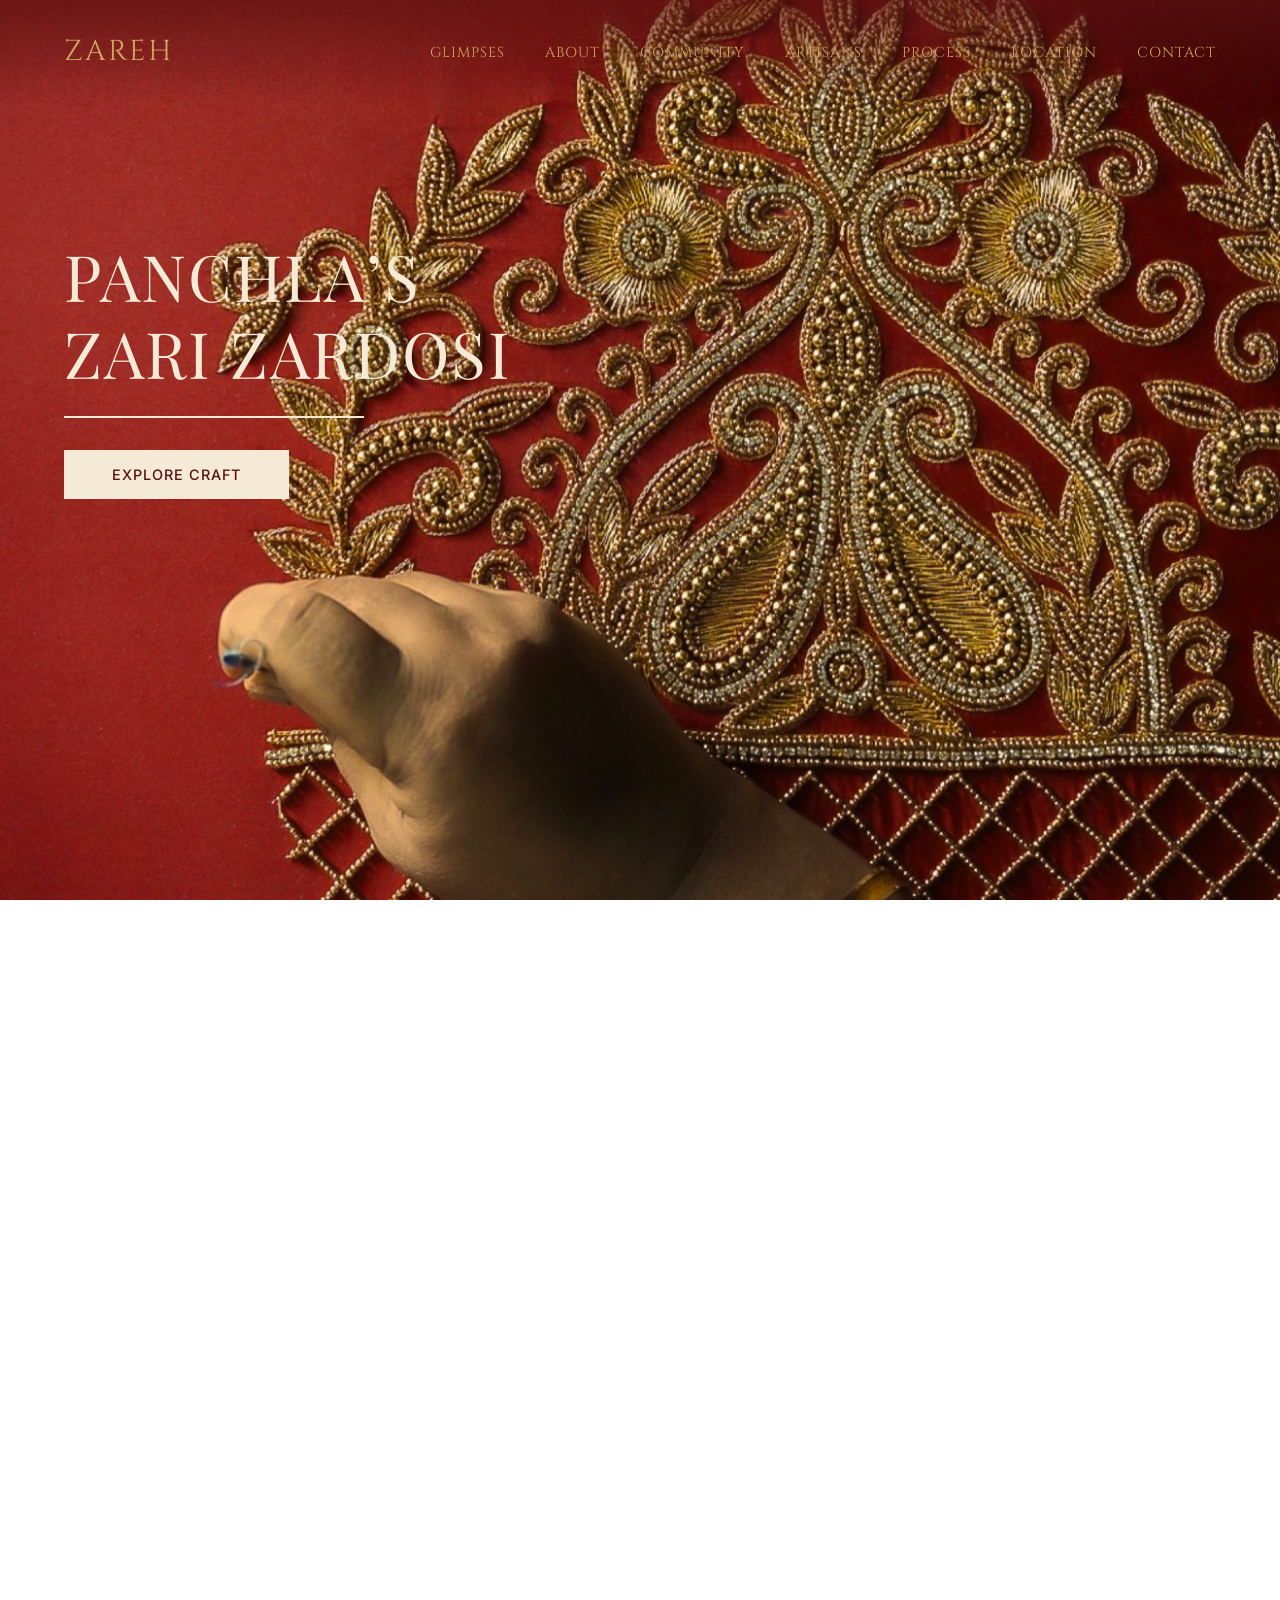
<file: index.html>
<!DOCTYPE html>
<html lang="en">

<head>
    <meta charset="UTF-8">
    <meta name="viewport" content="width=device-width, initial-scale=1.0">
    <title>Zareh | Zari Zardozi</title>
    <link rel="stylesheet" href="styles.css">
</head>

<body>


    <!-- Section 1: Home -->
    <section id="section-1" class="page-section hero-section">
        <header>
            <div class="logo">ZAREH</div>
            <nav>
                <ul>
                    <li><a href="#section-2">GLIMPSES</a></li>
                    <li><a href="#section-3">ABOUT</a></li>
                    <li><a href="#section-4">COMMUNITY</a></li>
                    <li><a href="#section-5">ARTISANS</a></li>
                    <li><a href="#section-6">PROCESS</a></li>
                    <li><a href="#section-7">LOCATION</a></li>
                    <li><a href="#section-8">CONTACT</a></li>
                </ul>
            </nav>
        </header>
        <div class="hero-content">
            <h1>PANCHLA’S<br>ZARI ZARDOSI</h1>
            <hr>
            <a href="explore.html" class="btn-primary">EXPLORE CRAFT</a>
        </div>
    </section>

    <!-- Section 2: Glimpses -->
    <section id="section-2" class="page-section glimpses-section">
        <h2 class="section-title dark-serif" style="color: var(--color-primary-dark);">GLIMPSES OF THE<br>LIVES UNTOLD
        </h2>
        <div class="carousel-container">
            <div class="carousel-track" id="glimpses-track">
                <img src="assets/images/glimpse_1.jpg" alt="Glimpse 1" class="carousel-image">
                <img src="assets/images/glimpse_2.jpg" alt="Glimpse 2" class="carousel-image">
                <img src="assets/images/glimpse_3.jpg" alt="Glimpse 3" class="carousel-image">
                <!-- Additional images can be uploaded and added here -->
                <img src="assets/images/about_village.jpg" alt="Glimpse 4" class="carousel-image" loading="lazy">
                <img src="assets/images/community.jpg" alt="Glimpse 5" class="carousel-image" loading="lazy">
                <img src="assets/images/wasim_thumb.jpg" alt="Glimpse 6" class="carousel-image" loading="lazy">
            </div>
            <button class="carousel-btn next-btn" id="next-glimpse">&#10095;</button>
        </div>
    </section>

    <!-- Section 3: About -->
    <section id="section-3" class="page-section about-section split-layout">
        <div class="split-left">
            <img src="assets/images/about_village.jpg" alt="Panchla Village" class="full-image">
        </div>
        <div class="split-right">
            <div class="about-content">
                <h2 class="split-title dark-serif" style="color: var(--color-primary-dark);">ABOUT PANCHLA</h2>
                <div class="split-text">
                    <p>Located just about 20 kilometers from the bustling city of Kolkata,<br>
                        Panchla is a vibrant community development block in the Howrah district.<br>
                        It's name, literally translating to "Five Villages," hints at its historical roots as a
                        cluster<br>
                        of settlements that grew together into a thriving hub of culture and commerce.<br>
                        While the region is framed by the serene alluvial plains of the Damodar and Hooghly<br>
                        rivers, Panchla's true identity lies in its people.<br>
                        It is a land where agricultural heritage meets industrial skill a place where the<br>
                        skyline is dotted with both green fields and the busy workshops of master artisans.<br>
                        Today, Panchla stands as a symbol of rural resilience and the timeless beauty of<br>
                        Bengal's traditional crafts.</p>
                </div>
            </div>
        </div>
    </section>

    <!-- Section 4: Community -->
    <section id="section-4" class="page-section community-section">
        <div class="community-content-wrapper">
            <h2 class="community-title">OUR COMMUNITY</h2>
            <img src="assets/images/community.jpg" alt="Our Community" class="community-image">
            <div class="community-text-block">
                <p class="community-subtitle">The Fabric of Our Community</p>
                <p class="community-paragraph">In the heart of Panchla, Zari Zardosi is more than a trade, it is a
                    shared language.<br>
                    Across every doorstep, the rhythmic pull of the needle bridges generations, where<br>
                    elders pass down sacred patterns to the young, and gender gives way to the shared<br>
                    pursuit of beauty.<br>
                    When a community gathers around the Khaat (embroidery frame), the distinction<br>
                    between neighbor and kin disappears. Every stitch is a conversation, every finished<br>
                    piece a collective triumph. Here, craftsmanship doesn't just create luxury; it weaves<br>
                    the very people of Panchla into a single, unbreakable thread of heritage.</p>
            </div>
        </div>
    </section>

    <!-- Section 5: Artisans -->
    <section id="section-5" class="page-section artisans-section">
        <div class="artisans-container">
            <h2 class="artisan-title">ARTISAN CHARACTER<br>PROFILES</h2>
            <div class="artisans-row-top">
                <a href="#" class="artisan-profile lightbox-trigger" data-image="assets/images/profile_wasim.jpeg"
                    style="text-decoration: none; cursor: pointer;">
                    <img src="assets/images/wasim_thumb.jpg" alt="Wasim Akram Mallick" class="artisan-img"
                        loading="lazy">
                    <p class="artisan-name">Wasim Akram Mallick</p>
                </a>
                <a href="#" class="artisan-profile lightbox-trigger" data-image="assets/images/profile_marufa.jpeg"
                    style="text-decoration: none; cursor: pointer;">
                    <img src="assets/images/marufa_thumb.jpg" alt="Marufa Khatun" class="artisan-img" loading="lazy">
                    <p class="artisan-name">Marufa Khatun</p>
                </a>
                <a href="#" class="artisan-profile lightbox-trigger" data-image="assets/images/profile_runa.jpeg"
                    style="text-decoration: none; cursor: pointer;">
                    <img src="assets/images/runa_thumb.jpg" alt="Runa Laila" class="artisan-img"
                        style="object-position: top;" loading="lazy">
                    <p class="artisan-name">Runa Laila</p>
                </a>
            </div>
            <div class="artisans-row-bottom">
                <a href="#" class="artisan-profile lightbox-trigger" data-image="assets/images/grandma.jpeg"
                    style="text-decoration: none; cursor: pointer;">
                    <img src="assets/images/rokeya_thumb.png" alt="Sekh Rokeya Khatun" class="artisan-img"
                        loading="lazy">
                    <p class="artisan-name">Sekh Rokeya Khatun</p>
                </a>
                <a href="#" class="artisan-profile lightbox-trigger" data-image="assets/images/artisan5.jpeg"
                    style="text-decoration: none; cursor: pointer;">
                    <img src="assets/images/hossaina_thumb.png" alt="Hossaina Khatun" class="artisan-img"
                        loading="lazy">
                    <p class="artisan-name">Hossaina Khatun</p>
                </a>
            </div>
        </div>
    </section>

    <!-- Section 6: Process -->
    <section id="section-6" class="page-section process-section">
        <div class="process-container">
            <a href="#" class="process-button lightbox-trigger" data-image="assets/images/process.jpeg">PROCESS OF
                ZARI</a>
            <div class="process-text">
                <p>Click here to find out what exactly happens,<br>and how the beautiful designs come to life.</p>
            </div>
        </div>
    </section>

    <!-- Section 7: Location -->
    <section id="section-7" class="page-section location-section">
        <h2 class="location-title">WHERE EXACTLY IS<br>PANCHLA</h2>
        <div class="location-content">
            <a href="https://www.google.com/maps?q=Panchla,+Howrah,+West+Bengal" target="_blank"
                rel="noopener noreferrer" class="map-link">
                <img src="assets/images/panchla_map.png" alt="Map of Panchla" class="map-image" loading="lazy">
                <span class="map-text">CLICK HERE</span>
            </a>
        </div>
    </section>

    <!-- Section 8: Contact -->
    <section id="section-8" class="page-section contact-section">
        <h2 class="section-title dark-serif">CONTACT US</h2>
        <div class="contact-details">
            <p>We'd love to hear from you.</p>
            <p>Email: hello@zareh.com<br>Phone: +91 98765 43210</p>
        </div>
    </section>

    <!-- Lightbox Modal -->
    <div id="lightbox" class="lightbox">
        <span class="lightbox-close">&times;</span>
        <img class="lightbox-content" id="lightbox-img">
    </div>

    <script src="script.js"></script>
</body>

</html>
</file>
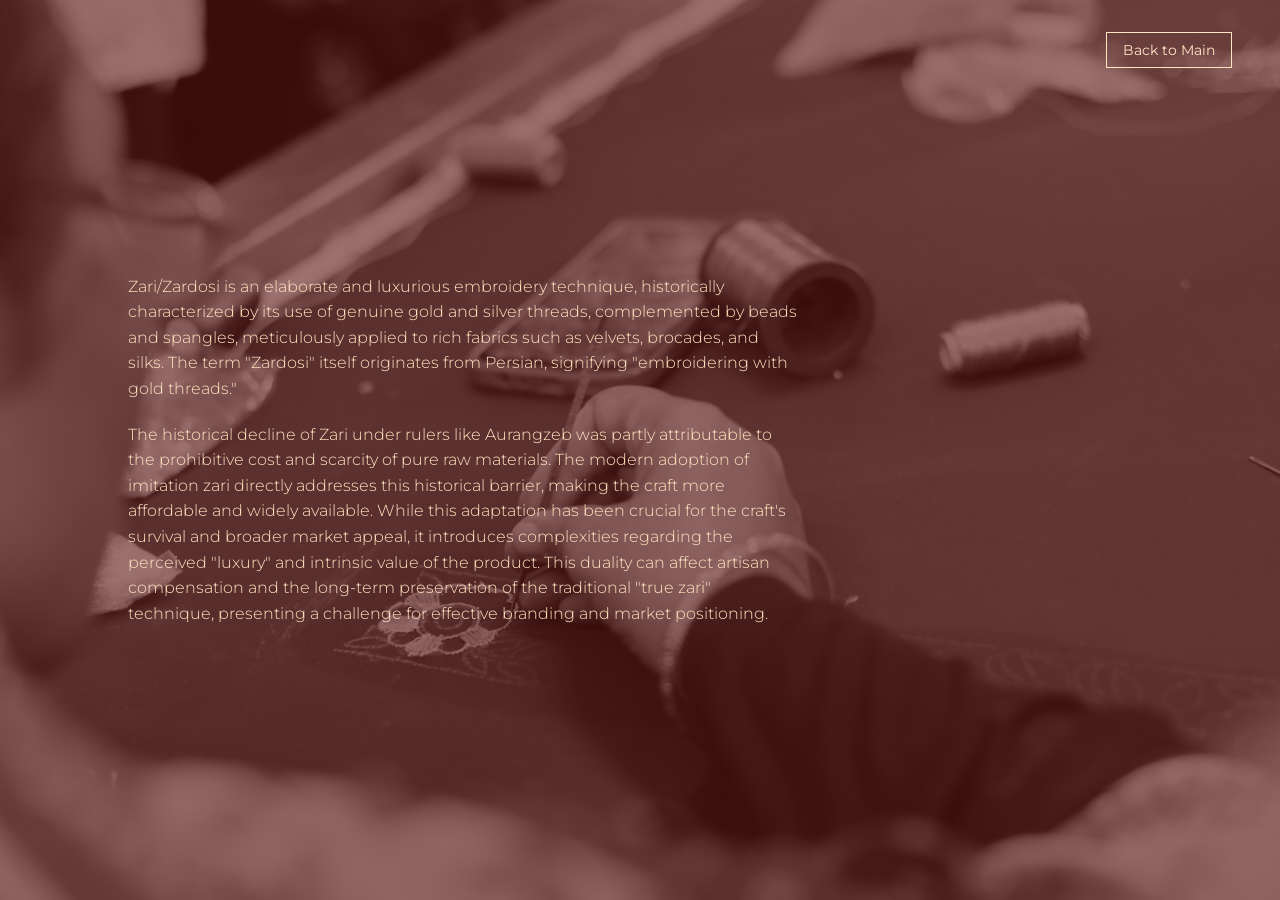
<file: explore.html>
<!DOCTYPE html>
<html lang="en">

<head>
    <meta charset="UTF-8">
    <meta name="viewport" content="width=device-width, initial-scale=1.0">
    <title>Explore Craft - Zari Zardozi</title>
    <!-- Google Fonts -->
    <link rel="preconnect" href="https://fonts.googleapis.com">
    <link rel="preconnect" href="https://fonts.gstatic.com" crossorigin>
    <link
        href="https://fonts.googleapis.com/css2?family=Cinzel:wght@400;600&family=Inter:wght@300;400;600&family=Playfair+Display:ital,wght@0,400;0,600;1,400&family=Libre+Baskerville:wght@400;700&family=Montserrat:wght@300;400;500;600&display=swap"
        rel="stylesheet">
    <link rel="stylesheet" href="styles.css">
</head>

<body class="explore-page">
    <section class="explore-section">
        <div class="explore-content">
            <p>Zari/Zardosi is an elaborate and luxurious embroidery technique, historically<br>
                characterized by its use of genuine gold and silver threads, complemented by beads<br>
                and spangles, meticulously applied to rich fabrics such as velvets, brocades, and<br>
                silks. The term "Zardosi" itself originates from Persian, signifying "embroidering with<br>
                gold threads."</p>
            <br>
            <p>The historical decline of Zari under rulers like Aurangzeb was partly attributable to<br>
                the prohibitive cost and scarcity of pure raw materials. The modern adoption of<br>
                imitation zari directly addresses this historical barrier, making the craft more<br>
                affordable and widely available. While this adaptation has been crucial for the craft's<br>
                survival and broader market appeal, it introduces complexities regarding the<br>
                perceived "luxury" and intrinsic value of the product. This duality can affect artisan<br>
                compensation and the long-term preservation of the traditional "true zari"<br>
                technique, presenting a challenge for effective branding and market positioning.</p>
        </div>
        <a href="index.html" class="back-btn">Back to Main</a>
    </section>
</body>

</html>
</file>
<file: styles.css>
@import url('https://fonts.googleapis.com/css2?family=Cinzel:wght@400;500;600&family=Playfair+Display:ital,wght@0,400;0,600;1,400&family=Inter:wght@300;400;500&display=swap');
@import url('https://fonts.googleapis.com/css2?family=Libre+Baskerville:ital,wght@0,400;0,700;1,400&family=Montserrat:ital,wght@0,100..900;1,100..900&display=swap');

:root {
  --color-primary-dark: #5c1111;
  --color-mustard: #c98d26;
  --color-gold: #cfa85e;
  --color-cream: #f4ead6;
  --color-text-dark: #3a2218; /* Dark brown */
  --font-serif: 'Playfair Display', serif;
  --font-sans: 'Inter', sans-serif;
  --font-display: 'Cinzel', serif;
}

* {
  margin: 0;
  padding: 0;
  box-sizing: border-box;
}

body, html {
  width: 100%;
  height: 100%;
  font-family: var(--font-sans);
  scroll-behavior: smooth;
  overflow-x: hidden;
}

html {
  scroll-snap-type: y mandatory;
}

/* Base Section Style */
.page-section {
  width: 100%;
  height: 100vh;
  position: relative;
  background-size: cover;
  background-position: center;
  background-repeat: no-repeat;
  display: flex;
  flex-direction: column;
  scroll-snap-align: start;
  scroll-snap-stop: always;
}

/* Background Images */
#section-1 { background-image: url('./assets/images/hero_bg.jpg'); }
#section-2 { background-color: #c48b26; /* Solid mustard color */ position: relative; overflow: hidden; }
#section-3 { background-image: none; background-color: #c48b26; }
#section-4 { background-image: none; background-color: var(--color-primary-dark); }
#section-5 { background-image: none; background-color: var(--color-primary-dark); }
#section-6 { background-image: url('./assets/images/process_bg.jpg'); }
#section-7 { background-image: none; background-color: var(--color-primary-dark); }
#section-8 { background-image: none; background-color: var(--color-gold); }

/* Top Left Titles */
.section-title {
  position: absolute;
  top: 4rem;
  left: 4rem;
  font-family: var(--font-serif);
  font-size: 3rem;
  font-weight: 400;
  text-transform: uppercase;
  letter-spacing: 1px;
  line-height: 1.2;
  z-index: 10;
}

.dark-serif { color: var(--color-text-dark); }
.gold-serif { color: var(--color-gold); text-shadow: 1px 1px 4px rgba(0,0,0,0.4); }

/* --- Carousel Styles (Section 2) --- */
#section-2 .section-title {
  position: absolute;
  top: 20%;
  left: 4rem;
  z-index: 10;
}

.carousel-container {
  width: 100%;
  position: absolute;
  top: 50%;
  display: flex;
  align-items: center;
}

.carousel-track {
  display: flex;
  width: 100%;
  gap: 0;
  transition: transform 0.5s ease-in-out;
}

.carousel-image {
  width: 33.333%;
  height: 40vh;
  object-fit: cover;
  flex-shrink: 0;
}

.carousel-btn {
  position: absolute;
  right: 2rem;
  top: 50%;
  transform: translateY(-50%);
  background: rgba(255, 255, 255, 0.7);
  border: none;
  width: 40px;
  height: 40px;
  border-radius: 50%;
  font-size: 20px;
  cursor: pointer;
  z-index: 20;
  display: flex;
  justify-content: center;
  align-items: center;
  box-shadow: 0 2px 5px rgba(0,0,0,0.2);
  color: #333;
}

.carousel-btn:hover {
  background: white;
}

/* --- Section 1: Hero --- */
header {
  padding: 2rem 4rem;
  display: flex;
  justify-content: space-between;
  align-items: center;
  z-index: 10;
  background: linear-gradient(to bottom, rgba(92, 17, 17, 0.7) 0%, rgba(92, 17, 17, 0) 100%);
}

.logo {
  font-family: var(--font-display);
  font-size: 1.8rem;
  letter-spacing: 2px;
  color: var(--color-gold);
}

nav ul {
  display: flex;
  list-style: none;
  gap: 2.5rem;
}

nav a {
  font-family: var(--font-display);
  font-size: 0.9rem;
  letter-spacing: 1px;
  color: var(--color-gold);
  text-transform: uppercase;
  text-decoration: none;
}

.hero-content {
  margin-top: 15vh;
  padding: 0 4rem;
  z-index: 10;
}

.hero-content h1 {
  font-family: var(--font-serif);
  font-size: 4rem;
  font-weight: 400;
  color: var(--color-cream);
  line-height: 1.2;
  margin-bottom: 1.5rem;
  letter-spacing: 2px;
}

.hero-content hr {
  width: 300px;
  border: none;
  border-top: 2px solid var(--color-cream);
  margin-bottom: 2rem;
}

.btn-primary {
  display: inline-block;
  background-color: var(--color-cream);
  color: var(--color-primary-dark);
  font-family: var(--font-sans);
  font-weight: 500;
  font-size: 0.9rem;
  padding: 1rem 3rem;
  text-transform: uppercase;
  letter-spacing: 1px;
  text-decoration: none;
  transition: opacity 0.3s;
}

.btn-primary:hover { opacity: 0.8; }

/* --- Section 3 & 4: Text Content --- */
.about-container {
  padding: 12rem 4rem 4rem 4rem; /* Push down below title */
  max-width: 600px;
}

/* --- Section 4: Community Layout --- */
.community-section {
  display: flex;
  flex-direction: column;
  justify-content: center;
  align-items: center;
  position: relative;
}

.community-title {
  position: relative;
  font-family: 'Libre Baskerville', serif;
  font-size: 32px;
  font-weight: 400;
  color: #FFE6BF;
  margin-bottom: 2rem;
  align-self: flex-start;
}

.community-content-wrapper {
  display: flex;
  flex-direction: column;
  align-items: flex-start;
  max-width: 900px;
  margin-top: 5vh;
}

.community-image {
  width: 100%;
  height: auto;
  max-height: 55vh;
  object-fit: contain;
  margin-bottom: 1.5rem;
}

.community-text-block {
  width: 100%;
}

.community-subtitle {
  font-family: 'Montserrat', sans-serif;
  font-weight: 700;
  font-size: 16px;
  color: #FFE6BF;
  margin-bottom: 0.2rem;
}

.community-paragraph {
  font-family: 'Montserrat', sans-serif;
  font-weight: 400;
  font-size: 16px;
  color: #FFE6BF;
  line-height: 1.5;
  white-space: nowrap; /* Enforce exactly the line breaks from HTML */
}

/* --- Split Layout (Section 3) --- */
.split-layout {
  display: flex;
  flex-direction: row;
  background-color: #c48b26;
  background-image: none !important;
}

.split-left {
  width: 50%;
  height: 100vh;
}

.split-left .full-image {
  width: 100%;
  height: 100%;
  object-fit: cover;
  display: block;
}

.split-right {
  width: 50%;
  height: 100vh;
  display: flex;
  align-items: center;
  justify-content: flex-start;
  padding-left: 5rem;
  padding-right: 4rem;
}

.about-content {
  max-width: 650px;
}

.split-title {
  position: relative !important;
  top: auto;
  left: auto;
  font-family: 'Libre Baskerville', serif;
  font-size: 32px;
  font-weight: 400;
  margin-bottom: 1rem;
  color: var(--color-primary-dark);
}

.split-text p {
  font-family: 'Montserrat', sans-serif;
  font-weight: 400;
  color: #650705;
  font-size: 16px;
  line-height: 1.5;
  margin-bottom: 0;
  white-space: nowrap;
}

.text-content p {
  font-size: 1.1rem;
  line-height: 1.8;
  margin-bottom: 1.5rem;
  color: var(--color-text-dark);
  font-weight: 400;
}

.text-content h3 {
  font-family: var(--font-serif);
  font-size: 1.8rem;
  margin-bottom: 1rem;
  font-weight: 400;
}

.light-text p, .light-text h3 {
  color: #fff;
  text-shadow: 1px 1px 3px rgba(0,0,0,0.5);
}

/* --- Section 5: Artisans Layout --- */
.artisans-section {
  display: flex;
  flex-direction: column;
  justify-content: center;
  align-items: center;
  position: relative;
}

.artisan-title {
  position: relative;
  font-family: 'Libre Baskerville', serif;
  font-size: 32px;
  font-weight: 400;
  color: #FFE6BF;
  text-transform: uppercase;
  margin-bottom: 1.5rem;
  align-self: flex-start;
  margin-left: 2rem;
}

.artisans-container {
  display: flex;
  flex-direction: column;
  align-items: center;
  gap: 1.5rem;
  margin-top: 0;
}

.artisans-row-top, .artisans-row-bottom {
  display: flex;
  justify-content: center;
  gap: 3rem;
}

.artisan-profile {
  display: flex;
  flex-direction: column;
  align-items: center;
  width: 220px;
}

.artisan-img {
  width: 220px;
  height: 220px;
  border-radius: 50%;
  object-fit: cover;
  margin-bottom: 1rem;
}

.artisan-name {
  font-family: 'Montserrat', sans-serif;
  font-size: 16px;
  font-weight: 400;
  color: #FFE6BF;
  text-align: center;
  text-transform: none;
  text-shadow: none;
}

/* --- Section 6: Process --- */
.center-content {
  flex: 1;
  display: flex;
  align-items: center;
  justify-content: center;
}

.process-section {
  display: flex;
  justify-content: center;
  align-items: center;
}

.process-container {
  display: flex;
  flex-direction: column;
  align-items: center;
  text-align: center;
}

.process-button {
  background-color: #FFE6BF;
  color: #650705;
  font-family: 'Libre Baskerville', serif;
  font-size: 24px;
  padding: 1rem 2rem;
  text-decoration: none;
  text-transform: uppercase;
  display: inline-block;
  margin-bottom: 1.5rem;
  transition: transform 0.3s;
}

.process-button:hover {
  transform: scale(1.05);
}

.process-text p {
  font-family: 'Montserrat', sans-serif;
  font-weight: 400;
  font-size: 16px;
  color: #FFE6BF;
  line-height: 1.5;
  white-space: nowrap;
  margin: 0;
  text-shadow: 1px 1px 3px rgba(0,0,0,0.5); /* Helps readability over background image */
}

/* --- Section 7: Location Layout --- */
.location-section {
  display: flex;
  flex-direction: column;
  justify-content: center;
  align-items: center;
  position: relative;
  overflow: hidden; /* Prevents scrollbars from the scaled map */
}

.location-title {
  position: absolute;
  top: 15%;
  left: 4rem;
  font-family: 'Libre Baskerville', serif;
  font-size: 32px;
  font-weight: 400;
  color: #FFE6BF;
  text-transform: uppercase;
}

.location-content {
  display: flex;
  justify-content: center;
  align-items: center;
  width: 100%;
  height: 100%; /* Fills the section to center perfectly */
}

.map-link {
  position: relative;
  display: flex;
  justify-content: center;
  align-items: center;
  transition: transform 0.3s ease;
  text-decoration: none;
}

.map-link:hover {
  transform: scale(1.05);
}

.map-image {
  max-width: 100%; 
  max-height: 80vh; 
  width: auto;
  height: auto;
  display: block;
  /* Natural size to guarantee perfect high quality */
}

.map-text {
  position: absolute;
  top: 50%;
  left: 50%;
  transform: translate(-50%, -50%);
  font-family: 'Montserrat', sans-serif;
  font-weight: 400;
  font-size: 10px; /* Much smaller text to be proportionate to the map */
  color: #5c1111; /* Dark red */
  text-align: center;
  letter-spacing: 1px;
  border: 1px solid #5c1111; /* Thinner border for smaller box */
  padding: 0.3rem 0.8rem; /* Tighter padding for a small neat box */
  background-color: transparent;
}

/* --- Lightbox Modal --- */
.lightbox {
  display: none; 
  position: fixed; 
  z-index: 1000; 
  left: 0;
  top: 0;
  width: 100%; 
  height: 100%; 
  background-color: rgba(0,0,0,0.9); 
  justify-content: center;
  align-items: center;
}

.lightbox-content {
  max-width: 90%;
  max-height: 90%;
  box-shadow: 0 0 20px rgba(0,0,0,0.5);
  border: 2px solid var(--color-gold);
}

.lightbox-close {
  position: absolute;
  top: 30px;
  right: 40px;
  color: #fff;
  font-size: 40px;
  font-weight: bold;
  cursor: pointer;
  transition: 0.3s;
}

.lightbox-close:hover {
  color: var(--color-gold);
}

/* --- Section 8: Contact --- */
.contact-details {
  position: absolute;
  top: 12rem;
  left: 4rem;
  color: var(--color-text-dark);
  font-size: 1.2rem;
  line-height: 1.8;
}

/* --- Explore Page --- */
.explore-page {
  margin: 0;
  padding: 0;
  overflow: hidden;
}

.explore-section {
  width: 100vw;
  height: 100vh;
  /* Using explore_bg.jpg with a red tint overlay */
  background: linear-gradient(rgba(92, 17, 17, 0.6), rgba(92, 17, 17, 0.6)), url('./assets/images/explore_bg.jpg') no-repeat center center/cover;
  display: flex;
  align-items: center;
  position: relative;
}

.explore-content {
  margin-left: 10vw; /* Indent from the left */
  max-width: 850px;
}

.explore-content p {
  font-family: 'Montserrat', sans-serif;
  font-weight: 300;
  font-size: 16px;
  color: #FFE6BF; /* Light gold / cream */
  line-height: 1.6;
  white-space: nowrap; /* Strict line breaks as per design */
  margin: 0;
}

.back-btn {
  position: absolute;
  top: 2rem;
  right: 3rem;
  color: #FFE6BF;
  font-family: 'Montserrat', sans-serif;
  text-decoration: none;
  font-size: 14px;
  border: 1px solid #FFE6BF;
  padding: 0.5rem 1rem;
  transition: background-color 0.3s;
}

.back-btn:hover {
  background-color: #FFE6BF;
  color: #5c1111;
}

/* Fixed Side Navigation */
.side-nav {
  position: fixed;
  right: 2rem;
  top: 50%;
  transform: translateY(-50%);
  display: flex;
  flex-direction: column;
  gap: 1rem;
  z-index: 100;
}

.nav-dot {
  width: 12px;
  height: 12px;
  border-radius: 50%;
  background-color: rgba(255, 255, 255, 0.4);
  border: 2px solid transparent;
  transition: all 0.3s ease;
  display: block;
}

.nav-dot:hover, .nav-dot.active {
  background-color: var(--color-gold);
  border-color: #000;
  transform: scale(1.2);
}
</file>
